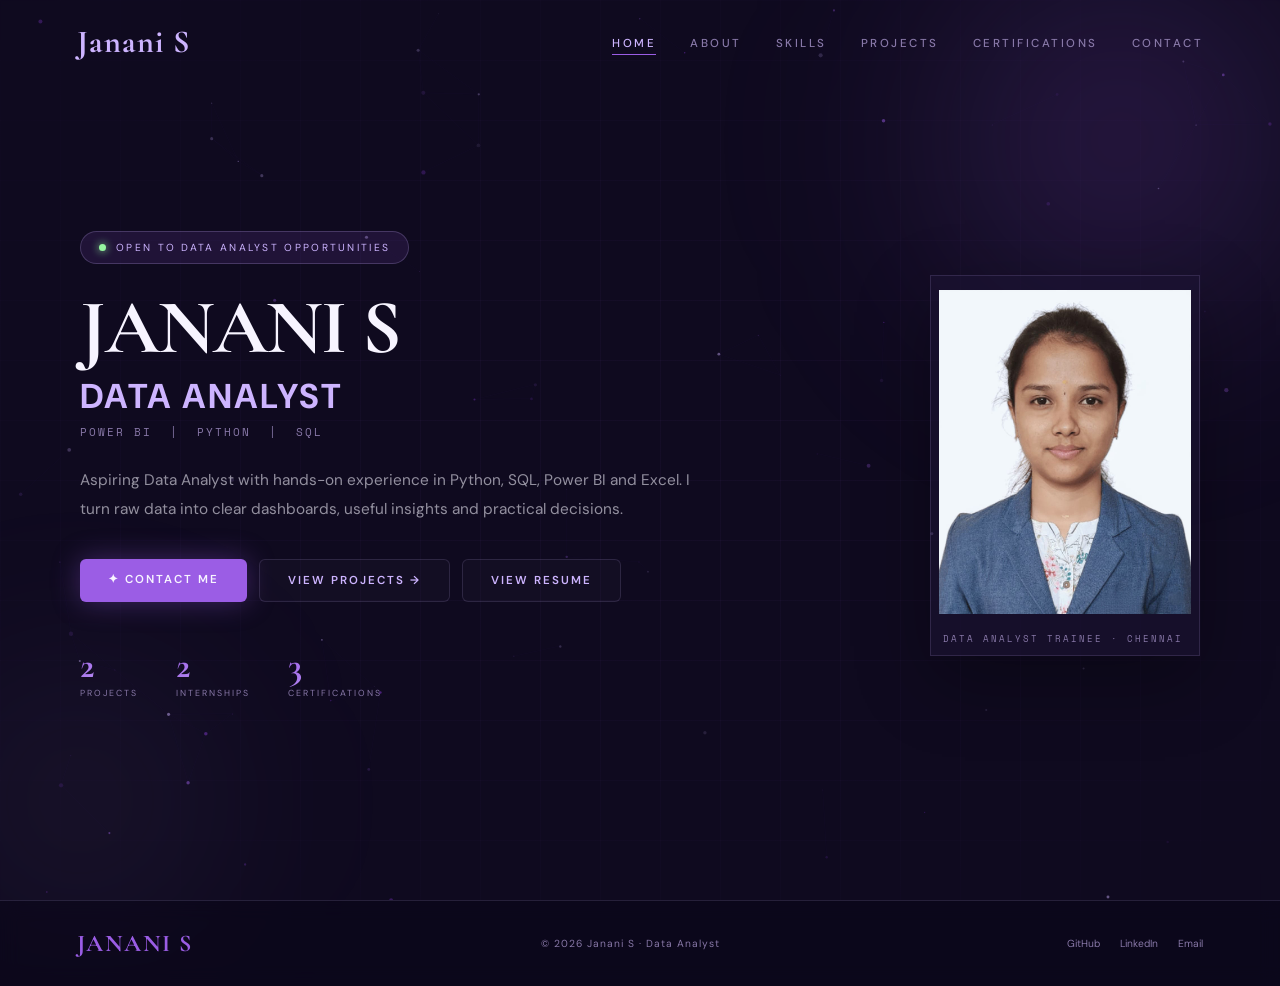
<file: index.html>
<!DOCTYPE html><html lang="en"><head><meta charset="UTF-8"><meta name="viewport" content="width=device-width,initial-scale=1.0"><title>Janani S — Data Analyst</title><link rel="preconnect" href="https://fonts.googleapis.com"><link href="https://fonts.googleapis.com/css2?family=Cormorant+Garamond:wght@300;400;600;700&family=DM+Sans:wght@300;400;500;600&family=Space+Mono:wght@400;700&display=swap" rel="stylesheet"><link rel="stylesheet" href="styles.css"></head><body><canvas id="bg-canvas"></canvas><div class="orb orb-1"></div><div class="orb orb-2"></div><div class="grid-bg"></div>
<nav id="navbar"><a href="./index.html" class="nav-logo">Janani S</a><ul class="nav-links" id="navLinks"><li><a href="./index.html" class="active">Home</a></li><li><a href="./about.html" >About</a></li><li><a href="./skills.html" >Skills</a></li><li><a href="./projects.html" >Projects</a></li><li><a href="./certifications.html" >Certifications</a></li><li><a href="./contact.html" >Contact</a></li></ul><button class="hamburger" id="hamburger" aria-label="Menu"><span></span><span></span><span></span></button></nav>
<section class="home"><div class="hero"><div><div class="badge reveal"><span class="live"></span>Open to Data Analyst Opportunities</div><h1 class="hero-name reveal delay1"><span class="name-line">JANANI S</span></h1><p class="hero-title reveal delay2"><strong>DATA ANALYST</strong><span class="hero-subskills">POWER BI &nbsp;|&nbsp; PYTHON &nbsp;|&nbsp; SQL</span></p><p class="hero-desc reveal delay3">Aspiring Data Analyst with hands-on experience in Python, SQL, Power BI and Excel. I turn raw data into clear dashboards, useful insights and practical decisions.</p><div class="hero-btns reveal delay3"><a class="btn btn-primary" href="https://mail.google.com/mail/?view=cm&fs=1&to=jananishalini62%40gmail.com" target="_blank">✦ Contact Me</a><a class="btn btn-outline" href="./projects.html">View Projects →</a><a class="btn btn-outline" href="Janani_Resume.pdf" target="_blank">View Resume</a></div><div class="stats reveal delay3"><div><div class="stat-num">2</div><div class="stat-label">Projects</div></div><div><div class="stat-num">2</div><div class="stat-label">Internships</div></div><div><div class="stat-num">3</div><div class="stat-label">Certifications</div></div></div></div><div class="portrait-card reveal delay2"><img src="Janani.jpg" alt="Janani S"><div class="portrait-label">Data Analyst Trainee · Chennai</div></div></div></section>
<footer><div class="footer-logo">JANANI S</div><p class="footer-copy">© 2026 Janani S · Data Analyst</p><div class="footer-links"><a href="https://github.com/Janani11-23" target="_blank">GitHub</a><a href="https://www.linkedin.com/in/jananiat23" target="_blank">LinkedIn</a><a href="https://mail.google.com/mail/?view=cm&fs=1&to=jananishalini62%40gmail.com" target="_blank">Email</a></div></footer><script src="script.js"></script></body></html>
</file>
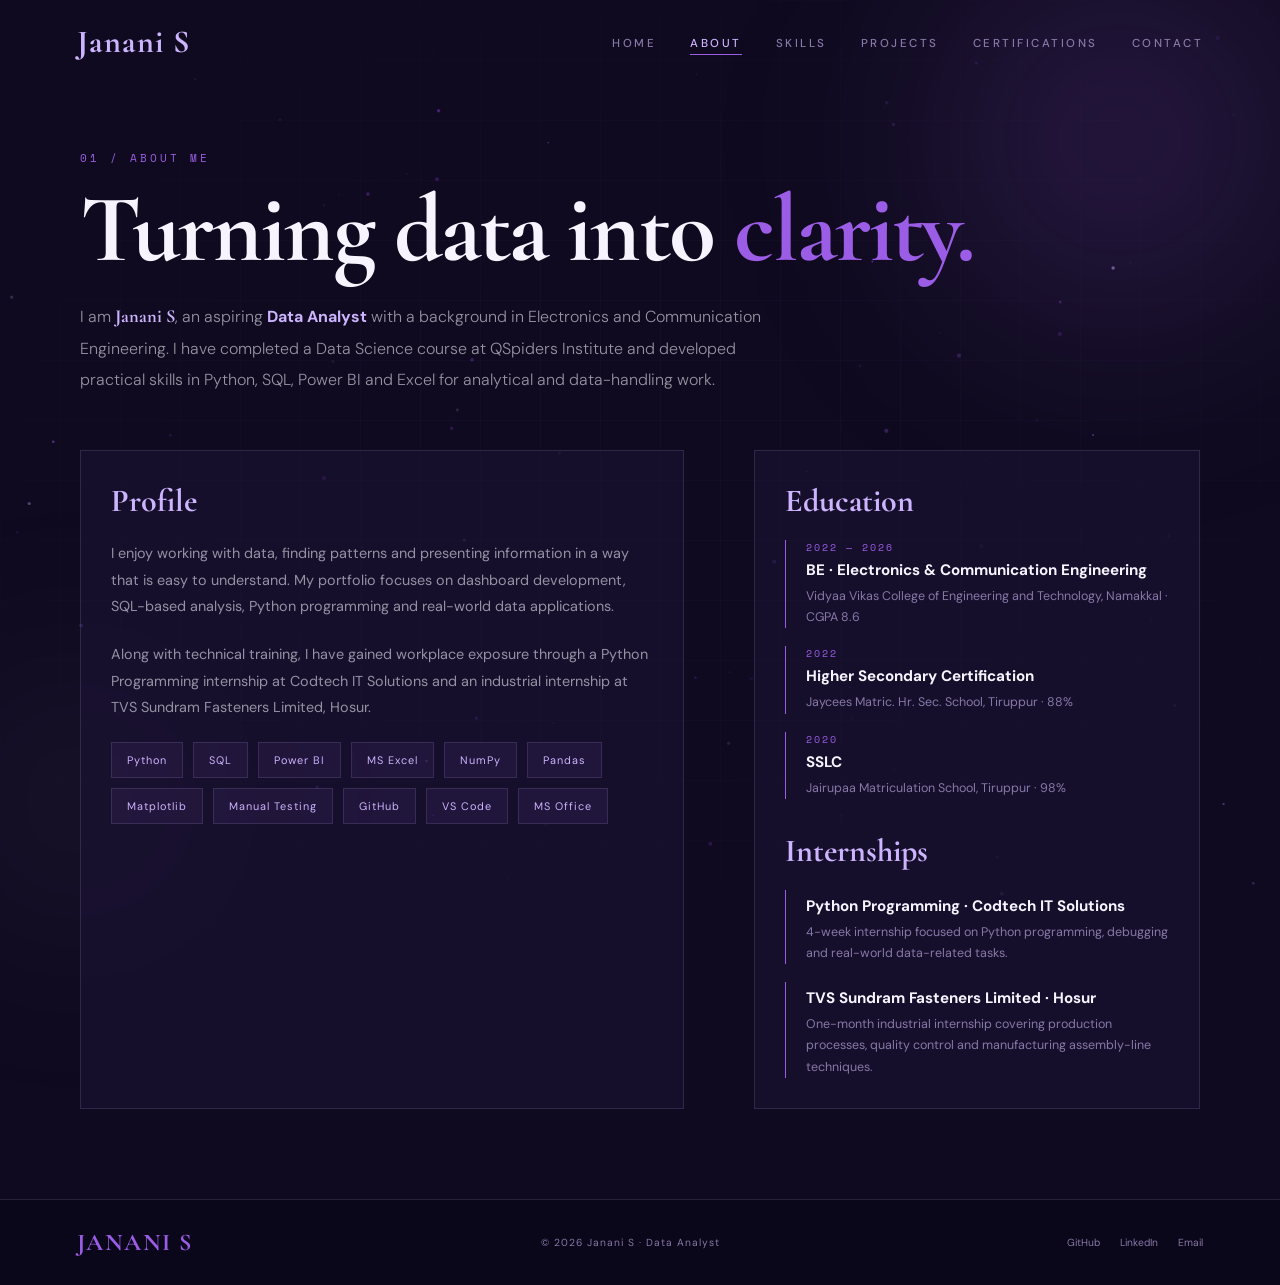
<file: about.html>
<!DOCTYPE html><html lang="en"><head><meta charset="UTF-8"><meta name="viewport" content="width=device-width,initial-scale=1.0"><title>About — Janani S</title><link rel="preconnect" href="https://fonts.googleapis.com"><link href="https://fonts.googleapis.com/css2?family=Cormorant+Garamond:wght@300;400;600;700&family=DM+Sans:wght@300;400;500;600&family=Space+Mono:wght@400;700&display=swap" rel="stylesheet"><link rel="stylesheet" href="styles.css"></head><body><canvas id="bg-canvas"></canvas><div class="orb orb-1"></div><div class="orb orb-2"></div><div class="grid-bg"></div><nav id="navbar"><a href="./index.html" class="nav-logo">Janani S</a><ul class="nav-links" id="navLinks"><li><a href="./index.html" >Home</a></li><li><a href="./about.html" class="active">About</a></li><li><a href="./skills.html" >Skills</a></li><li><a href="./projects.html" >Projects</a></li><li><a href="./certifications.html" >Certifications</a></li><li><a href="./contact.html" >Contact</a></li></ul><button class="hamburger" id="hamburger" aria-label="Menu"><span></span><span></span><span></span></button></nav>
<main class="page"><div class="page-wrap"><div class="eyebrow reveal">01 / About Me</div><h1 class="page-title reveal delay1">Turning data into <span>clarity.</span></h1><p class="lead reveal delay2">I am <span class="about-name">Janani S</span>, an aspiring <span class="about-role">Data Analyst</span> with a background in Electronics and Communication Engineering. I have completed a Data Science course at QSpiders Institute and developed practical skills in Python, SQL, Power BI and Excel for analytical and data-handling work.</p><div class="two-col"><div class="section-card reveal"><h2>Profile</h2><p>I enjoy working with data, finding patterns and presenting information in a way that is easy to understand. My portfolio focuses on dashboard development, SQL-based analysis, Python programming and real-world data applications.</p><br><p>Along with technical training, I have gained workplace exposure through a Python Programming internship at Codtech IT Solutions and an industrial internship at TVS Sundram Fasteners Limited, Hosur.</p><br><div class="skill-grid"><span class="skill">Python</span><span class="skill">SQL</span><span class="skill">Power BI</span><span class="skill">MS Excel</span><span class="skill">NumPy</span><span class="skill">Pandas</span><span class="skill">Matplotlib</span><span class="skill">Manual Testing</span><span class="skill">GitHub</span><span class="skill">VS Code</span><span class="skill">MS Office</span></div></div><div class="section-card reveal delay1"><h2>Education</h2><div class="timeline"><div class="timeline-item"><div class="year">2022 — 2026</div><h3>BE · Electronics & Communication Engineering</h3><p>Vidyaa Vikas College of Engineering and Technology, Namakkal · CGPA 8.6</p></div><div class="timeline-item"><div class="year">2022</div><h3>Higher Secondary Certification</h3><p>Jaycees Matric. Hr. Sec. School, Tiruppur · 88%</p></div><div class="timeline-item"><div class="year">2020</div><h3>SSLC</h3><p>Jairupaa Matriculation School, Tiruppur · 98%</p></div></div><h2 style="margin-top:32px">Internships</h2><div class="timeline"><div class="timeline-item"><h3>Python Programming · Codtech IT Solutions</h3><p>4-week internship focused on Python programming, debugging and real-world data-related tasks.</p></div><div class="timeline-item"><h3>TVS Sundram Fasteners Limited · Hosur</h3><p>One-month industrial internship covering production processes, quality control and manufacturing assembly-line techniques.</p></div></div></div></div></div></main><footer><div class="footer-logo">JANANI S</div><p class="footer-copy">© 2026 Janani S · Data Analyst</p><div class="footer-links"><a href="https://github.com/Janani11-23" target="_blank">GitHub</a><a href="https://www.linkedin.com/in/jananiat23" target="_blank">LinkedIn</a><a href="https://mail.google.com/mail/?view=cm&fs=1&to=jananishalini62%40gmail.com" target="_blank">Email</a></div></footer><script src="script.js"></script></body></html>
</file>
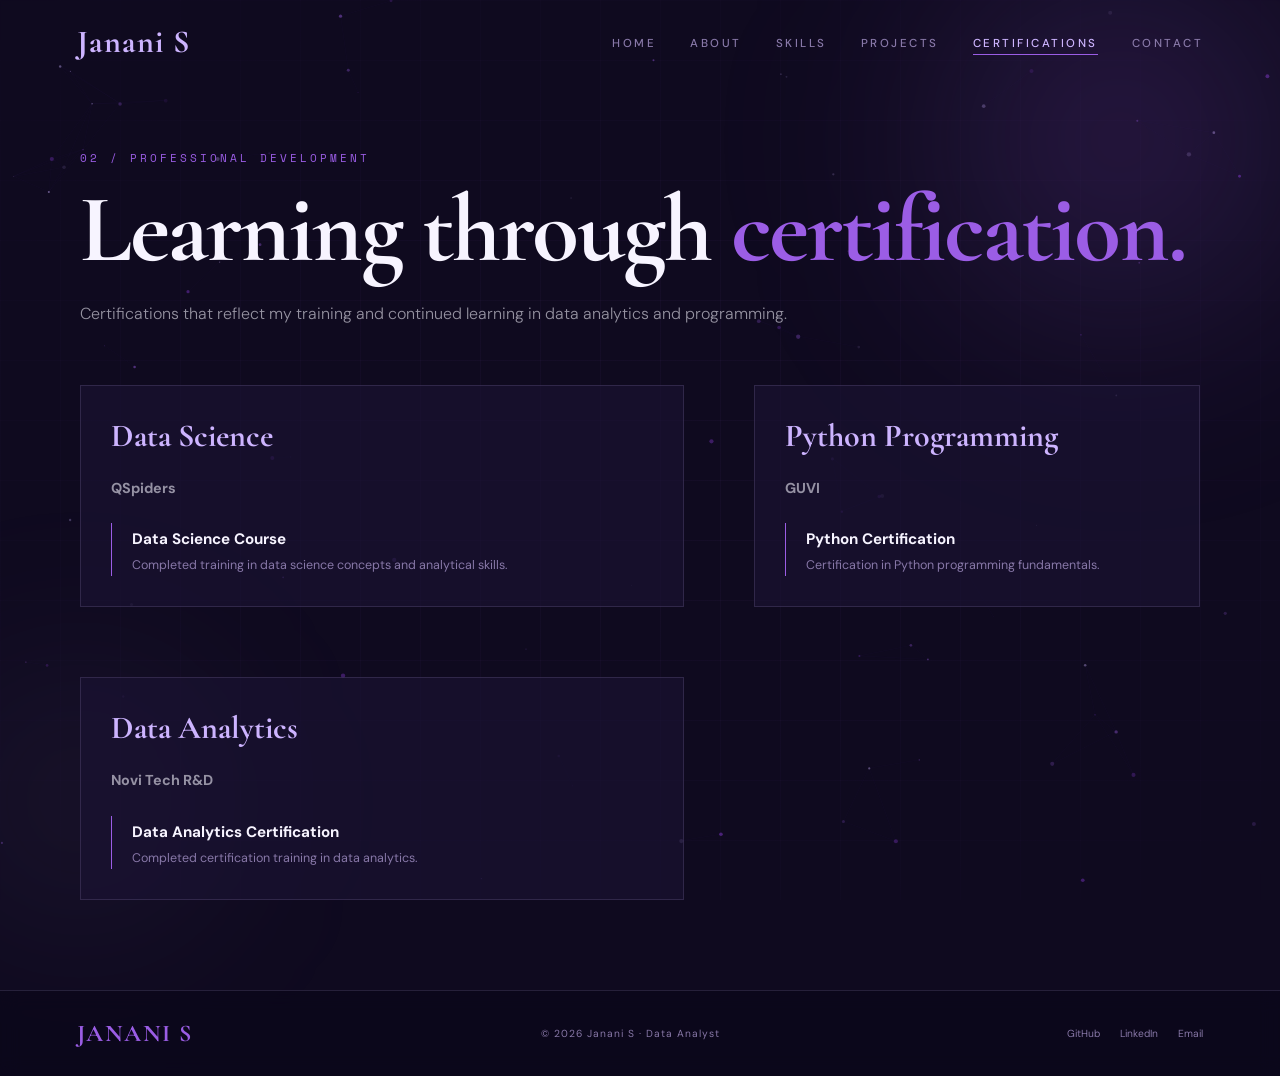
<file: certifications.html>
<!DOCTYPE html><html lang="en"><head><meta charset="UTF-8"><meta name="viewport" content="width=device-width,initial-scale=1.0"><title>Certifications — Janani S</title><link rel="preconnect" href="https://fonts.googleapis.com"><link href="https://fonts.googleapis.com/css2?family=Cormorant+Garamond:wght@300;400;600;700&family=DM+Sans:wght@300;400;500;600;700&family=Space+Mono:wght@400;700&display=swap" rel="stylesheet"><link rel="stylesheet" href="styles.css"></head><body><canvas id="bg-canvas"></canvas><div class="orb orb-1"></div><div class="orb orb-2"></div><div class="grid-bg"></div><nav id="navbar"><a href="./index.html" class="nav-logo">Janani S</a><ul class="nav-links" id="navLinks"><li><a href="./index.html" >Home</a></li><li><a href="./about.html" >About</a></li><li><a href="./skills.html" >Skills</a></li><li><a href="./projects.html" >Projects</a></li><li><a href="./certifications.html" class="active">Certifications</a></li><li><a href="./contact.html" >Contact</a></li></ul><button class="hamburger" id="hamburger" aria-label="Menu"><span></span><span></span><span></span></button></nav><main class="page"><div class="page-wrap"><div class="eyebrow reveal">02 / Professional Development</div><h1 class="page-title reveal delay1">Learning through <span>certification.</span></h1><p class="lead reveal delay2">Certifications that reflect my training and continued learning in data analytics and programming.</p><div class="two-col"><div class="section-card reveal"><h2>Data Science</h2><p><strong>QSpiders</strong></p><div class="timeline" style="margin-top:22px"><div class="timeline-item"><h3>Data Science Course</h3><p>Completed training in data science concepts and analytical skills.</p></div></div></div><div class="section-card reveal delay1"><h2>Python Programming</h2><p><strong>GUVI</strong></p><div class="timeline" style="margin-top:22px"><div class="timeline-item"><h3>Python Certification</h3><p>Certification in Python programming fundamentals.</p></div></div></div><div class="section-card reveal delay1"><h2>Data Analytics</h2><p><strong>Novi Tech R&amp;D</strong></p><div class="timeline" style="margin-top:22px"><div class="timeline-item"><h3>Data Analytics Certification</h3><p>Completed certification training in data analytics.</p></div></div></div></div></div></main><footer><div class="footer-logo">JANANI S</div><p class="footer-copy">© 2026 Janani S · Data Analyst</p><div class="footer-links"><a href="https://github.com/Janani11-23" target="_blank">GitHub</a><a href="https://www.linkedin.com/in/jananiat23" target="_blank">LinkedIn</a><a href="https://mail.google.com/mail/?view=cm&fs=1&to=jananishalini62%40gmail.com" target="_blank">Email</a></div></footer><script src="script.js"></script></body></html>
</file>
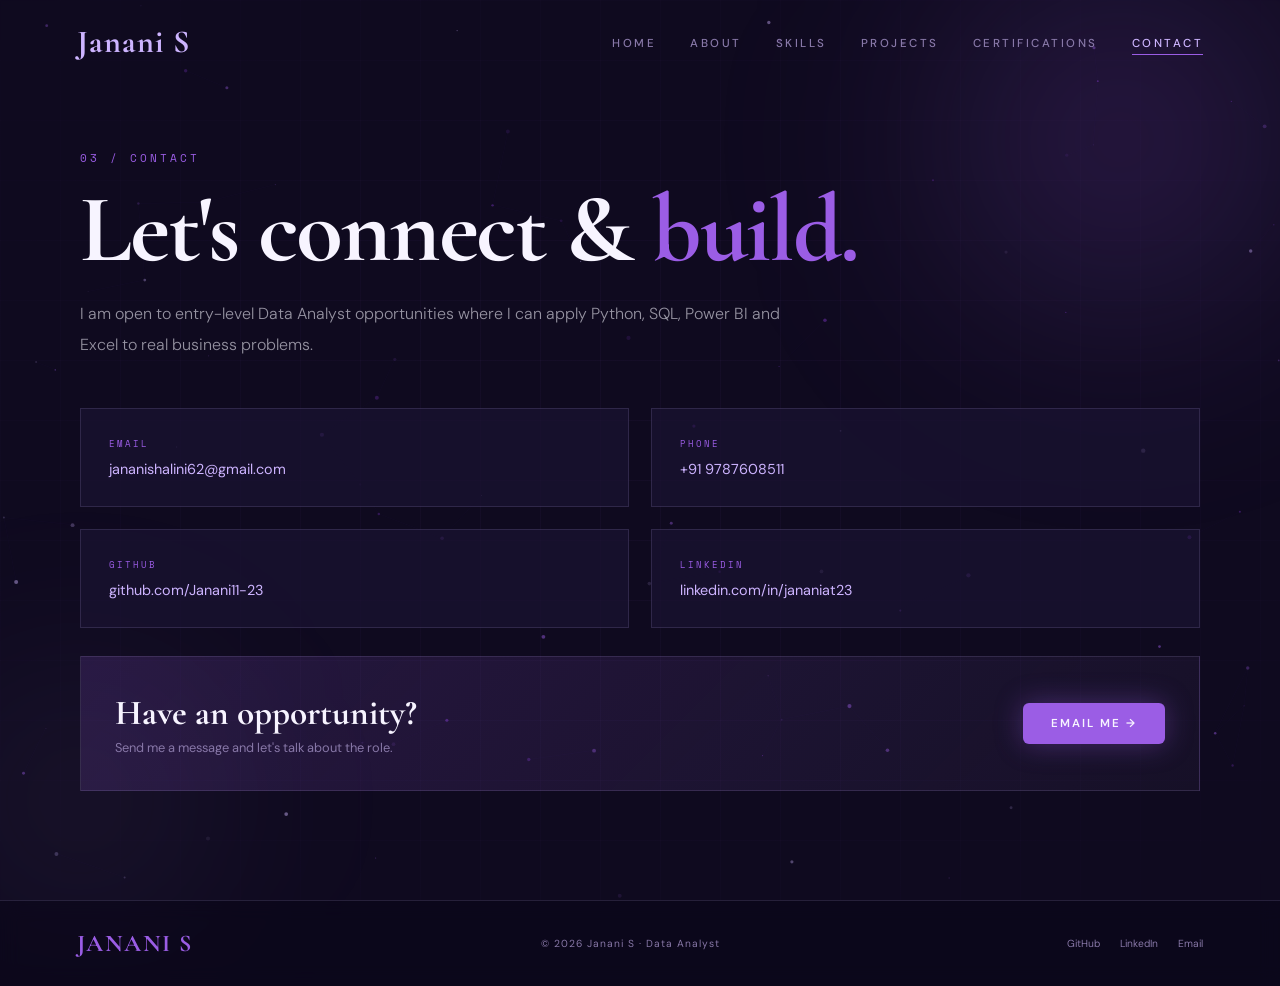
<file: contact.html>
<!DOCTYPE html><html lang="en"><head><meta charset="UTF-8"><meta name="viewport" content="width=device-width,initial-scale=1.0"><title>Contact — Janani S</title><link rel="preconnect" href="https://fonts.googleapis.com"><link href="https://fonts.googleapis.com/css2?family=Cormorant+Garamond:wght@300;400;600;700&family=DM+Sans:wght@300;400;500;600&family=Space+Mono:wght@400;700&display=swap" rel="stylesheet"><link rel="stylesheet" href="styles.css"></head><body><canvas id="bg-canvas"></canvas><div class="orb orb-1"></div><div class="orb orb-2"></div><div class="grid-bg"></div><nav id="navbar"><a href="./index.html" class="nav-logo">Janani S</a><ul class="nav-links" id="navLinks"><li><a href="./index.html" >Home</a></li><li><a href="./about.html" >About</a></li><li><a href="./skills.html" >Skills</a></li><li><a href="./projects.html" >Projects</a></li><li><a href="./certifications.html" >Certifications</a></li><li><a href="./contact.html" class="active">Contact</a></li></ul><button class="hamburger" id="hamburger" aria-label="Menu"><span></span><span></span><span></span></button></nav>
<main class="page"><div class="page-wrap"><div class="eyebrow reveal">03 / Contact</div><h1 class="page-title reveal delay1">Let's connect & <span>build.</span></h1><p class="lead reveal delay2">I am open to entry-level Data Analyst opportunities where I can apply Python, SQL, Power BI and Excel to real business problems.</p><div class="contact-grid"><div class="contact-card reveal"><div class="label">Email</div><a href="https://mail.google.com/mail/?view=cm&fs=1&to=jananishalini62%40gmail.com" target="_blank">jananishalini62@gmail.com</a></div><div class="contact-card reveal delay1"><div class="label">Phone</div><a href="tel:+919787608511">+91 9787608511</a></div><div class="contact-card reveal delay2"><div class="label">GitHub</div><a href="https://github.com/Janani11-23" target="_blank">github.com/Janani11-23</a></div><div class="contact-card reveal delay3"><div class="label">LinkedIn</div><a href="https://www.linkedin.com/in/jananiat23" target="_blank">linkedin.com/in/jananiat23</a></div></div><div class="cta reveal delay3"><div><h2>Have an opportunity?</h2><p>Send me a message and let's talk about the role.</p></div><a class="btn btn-primary" href="https://mail.google.com/mail/?view=cm&fs=1&to=jananishalini62%40gmail.com&su=Data%20Analyst%20Opportunity" target="_blank">Email Me →</a></div></div></main><footer><div class="footer-logo">JANANI S</div><p class="footer-copy">© 2026 Janani S · Data Analyst</p><div class="footer-links"><a href="https://github.com/Janani11-23" target="_blank">GitHub</a><a href="https://www.linkedin.com/in/jananiat23" target="_blank">LinkedIn</a><a href="https://mail.google.com/mail/?view=cm&fs=1&to=jananishalini62%40gmail.com" target="_blank">Email</a></div></footer><script src="script.js"></script></body></html>
</file>
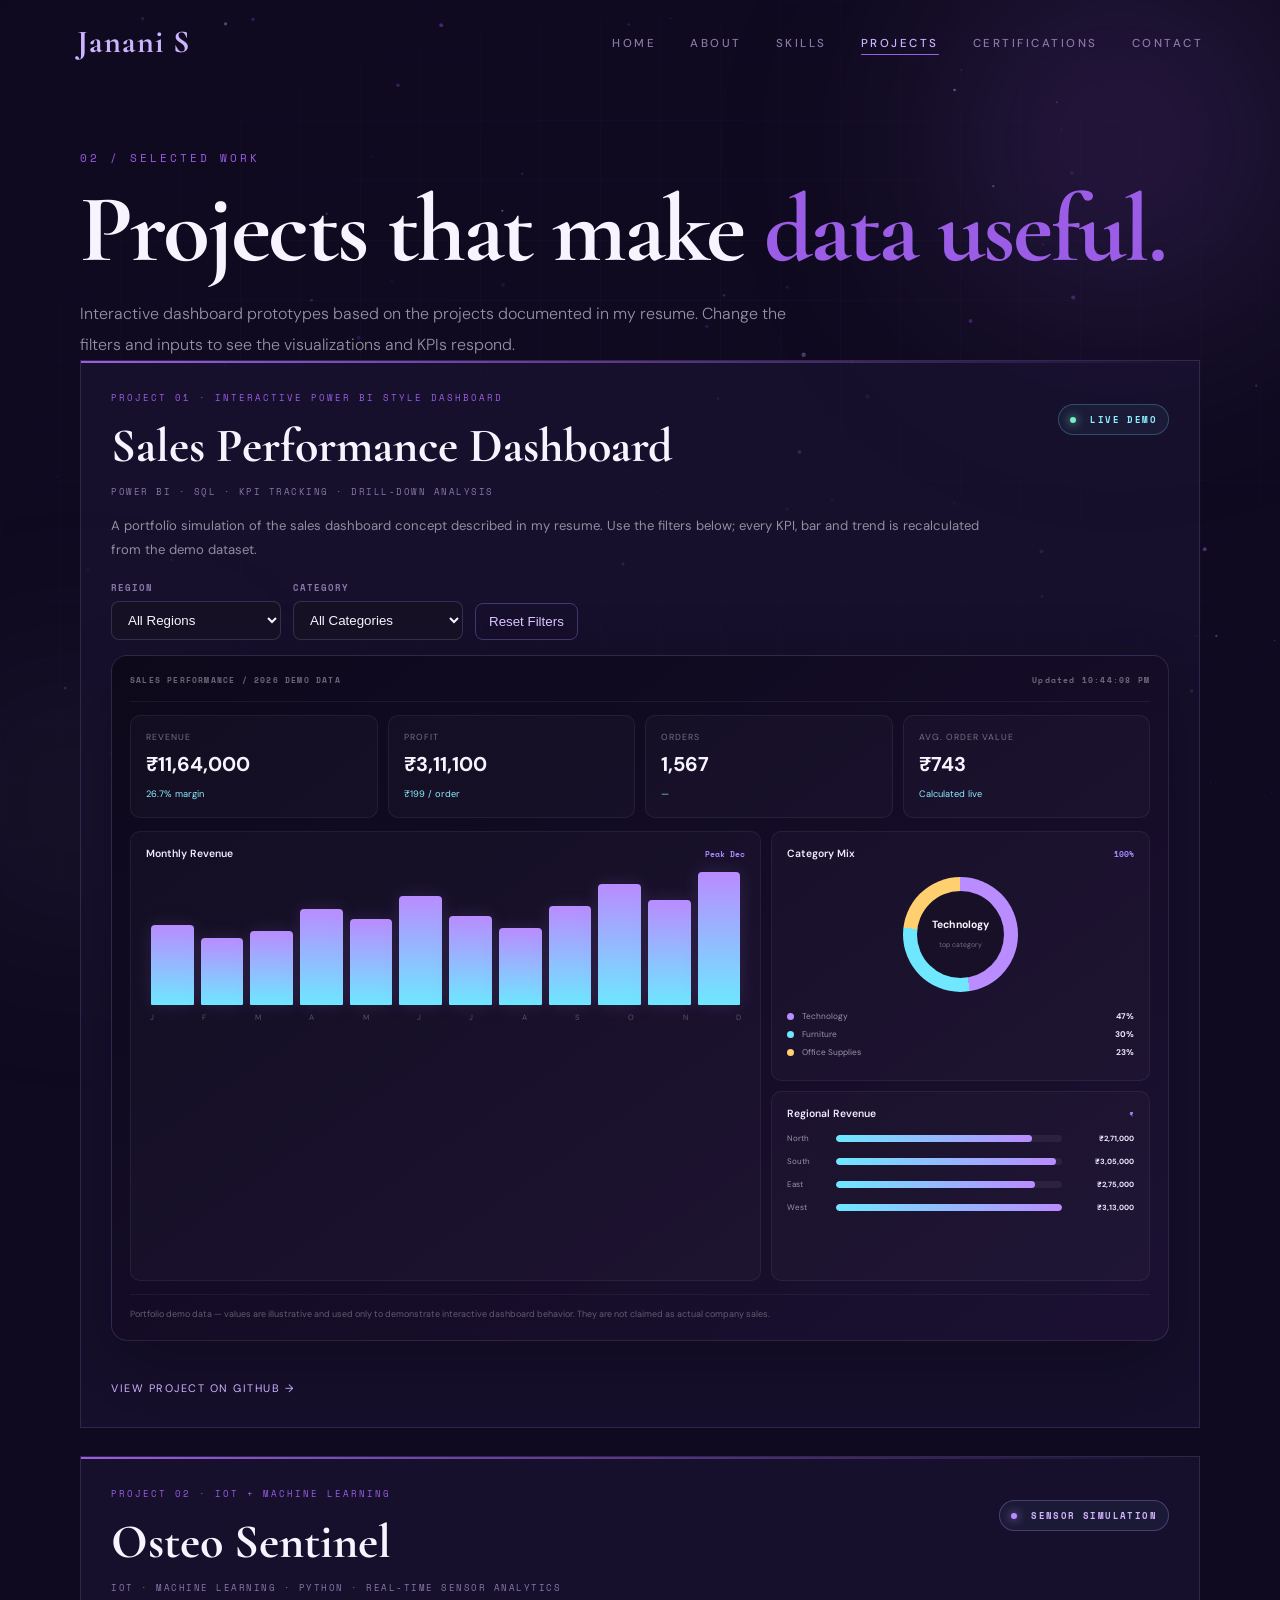
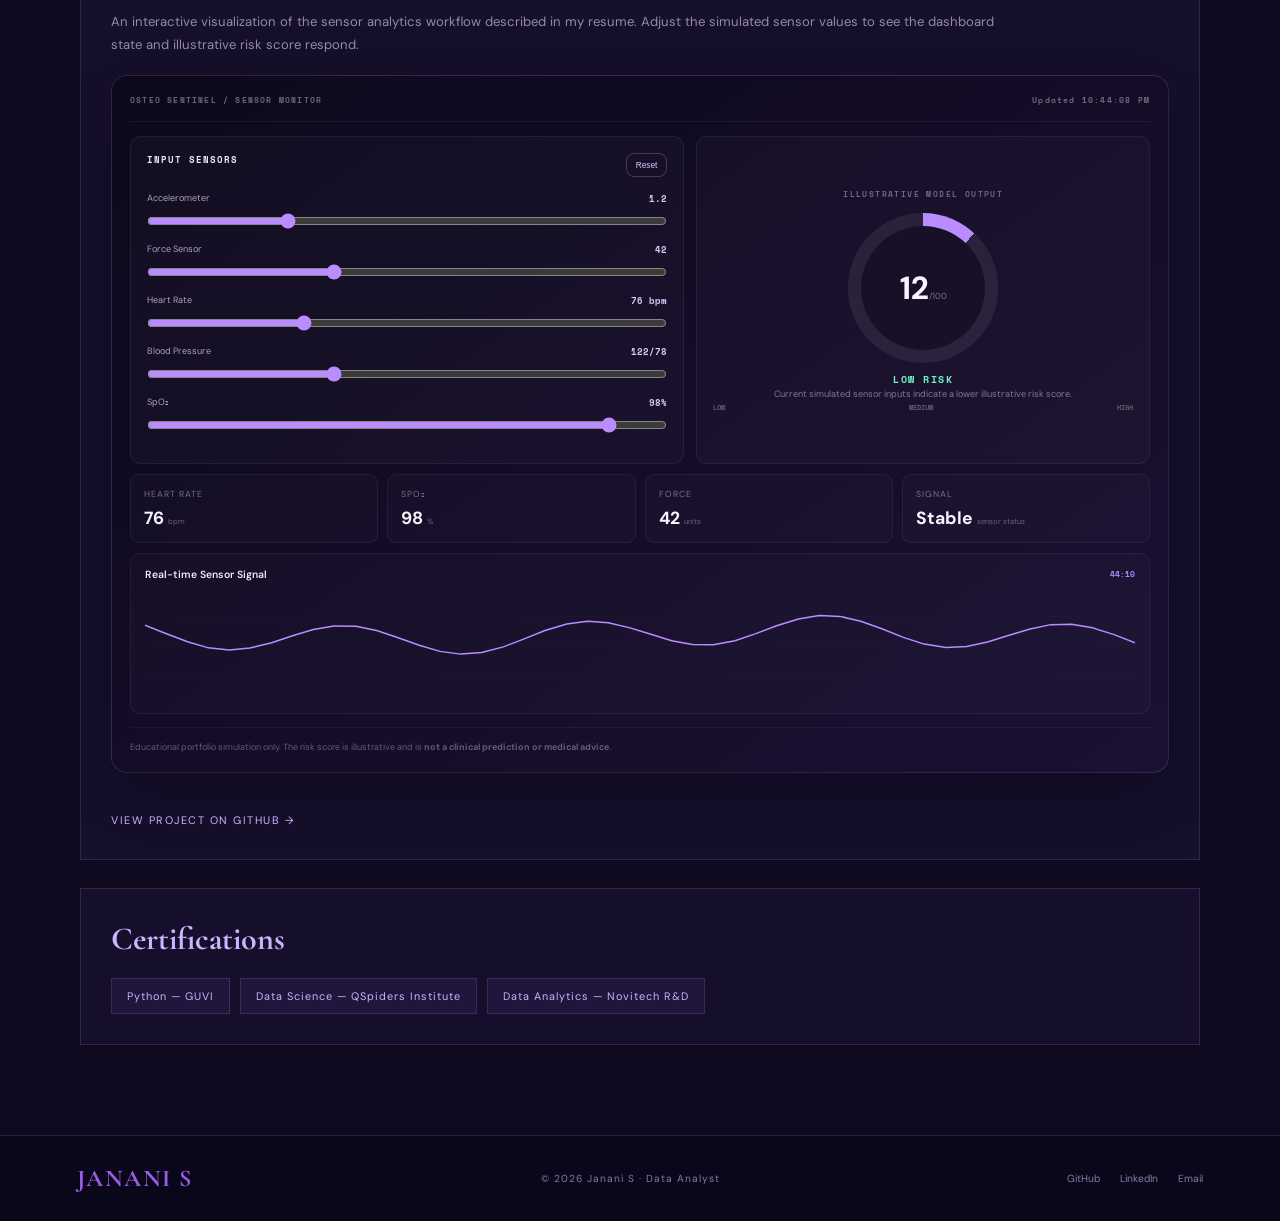
<file: projects.html>
<!DOCTYPE html>
<html lang="en">
<head>
<meta charset="UTF-8"><meta name="viewport" content="width=device-width,initial-scale=1.0">
<title>Projects — Janani S</title>
<link rel="preconnect" href="https://fonts.googleapis.com"><link href="https://fonts.googleapis.com/css2?family=Cormorant+Garamond:wght@300;400;600;700&family=DM+Sans:wght@300;400;500;600;700&family=Space+Mono:wght@400;700&display=swap" rel="stylesheet">
<link rel="stylesheet" href="styles.css">
</head>
<body>
<canvas id="bg-canvas"></canvas><div class="orb orb-1"></div><div class="orb orb-2"></div><div class="grid-bg"></div>
<nav id="navbar"><a href="./index.html" class="nav-logo">Janani S</a><ul class="nav-links" id="navLinks"><li><a href="./index.html" >Home</a></li><li><a href="./about.html" >About</a></li><li><a href="./skills.html" >Skills</a></li><li><a href="./projects.html" class="active">Projects</a></li><li><a href="./certifications.html" >Certifications</a></li><li><a href="./contact.html" >Contact</a></li></ul><button class="hamburger" id="hamburger" aria-label="Menu"><span></span><span></span><span></span></button></nav>

<main class="page"><div class="page-wrap">
<div class="eyebrow reveal">02 / Selected Work</div>
<h1 class="page-title reveal delay1">Projects that make <span>data useful.</span></h1>
<p class="lead reveal delay2">Interactive dashboard prototypes based on the projects documented in my resume. Change the filters and inputs to see the visualizations and KPIs respond.</p>

<section class="project project-featured interactive-project reveal">
  <div class="project-no">PROJECT 01 · INTERACTIVE POWER BI STYLE DASHBOARD</div>
  <div class="project-heading-row"><div><h2>Sales Performance Dashboard</h2><div class="tech">Power BI · SQL · KPI Tracking · Drill-down Analysis</div></div><span class="live-pill"><i></i> LIVE DEMO</span></div>
  <p class="project-intro">A portfolio simulation of the sales dashboard concept described in my resume. Use the filters below; every KPI, bar and trend is recalculated from the demo dataset.</p>
  <div class="dash-toolbar">
    <label>Region<select id="salesRegion"><option>All Regions</option><option>North</option><option>South</option><option>East</option><option>West</option></select></label>
    <label>Category<select id="salesCategory"><option>All Categories</option><option>Technology</option><option>Furniture</option><option>Office Supplies</option></select></label>
    <button class="dash-reset" id="salesReset">Reset Filters</button>
  </div>
  <div class="dashboard-shell sales-dash">
    <div class="dash-topline"><span>SALES PERFORMANCE / 2026 DEMO DATA</span><span id="salesUpdated">Updated just now</span></div>
    <div class="kpi-grid">
      <div class="kpi"><span>Revenue</span><strong id="salesRevenue">₹0</strong><small id="salesRevenueChange">—</small></div>
      <div class="kpi"><span>Profit</span><strong id="salesProfit">₹0</strong><small id="salesProfitChange">—</small></div>
      <div class="kpi"><span>Orders</span><strong id="salesOrders">0</strong><small id="salesOrdersChange">—</small></div>
      <div class="kpi"><span>Avg. Order Value</span><strong id="salesAov">₹0</strong><small>Calculated live</small></div>
    </div>
    <div class="dash-grid">
      <div class="chart-card wide"><div class="chart-title"><span>Monthly Revenue</span><b id="salesPeak">Peak —</b></div><div class="bar-chart" id="salesBars"></div><div class="axis-labels" id="salesMonths"></div></div>
      <div class="chart-card"><div class="chart-title"><span>Category Mix</span><b id="categoryTotal">100%</b></div><div class="donut-wrap"><div class="donut" id="categoryDonut"><div><strong id="donutValue">—</strong><small>top category</small></div></div></div><div class="legend" id="categoryLegend"></div></div>
      <div class="chart-card"><div class="chart-title"><span>Regional Revenue</span><b>₹</b></div><div class="h-bars" id="regionBars"></div></div>
    </div>
    <div class="demo-note">Portfolio demo data — values are illustrative and used only to demonstrate interactive dashboard behavior. They are not claimed as actual company sales.</div>
  </div>
  <a href="https://github.com/Janani11-23" target="_blank" rel="noopener">View project on GitHub →</a>
</section>

<section class="project project-featured interactive-project reveal delay1">
  <div class="project-no">PROJECT 02 · IOT + MACHINE LEARNING</div>
  <div class="project-heading-row"><div><h2>Osteo Sentinel</h2><div class="tech">IoT · Machine Learning · Python · Real-time Sensor Analytics</div></div><span class="live-pill sensor"><i></i> SENSOR SIMULATION</span></div>
  <p class="project-intro">An interactive visualization of the sensor analytics workflow described in my resume. Adjust the simulated sensor values to see the dashboard state and illustrative risk score respond.</p>
  <div class="dashboard-shell osteo-dash">
    <div class="dash-topline"><span>OSTEO SENTINEL / SENSOR MONITOR</span><span id="sensorUpdated">Live simulation</span></div>
    <div class="sensor-layout">
      <div class="sensor-controls">
        <div class="sensor-head"><span>INPUT SENSORS</span><button id="sensorReset">Reset</button></div>
        <label>Accelerometer <output id="accelOut">1.2</output><input id="accel" type="range" min="0.2" max="4" step="0.1" value="1.2"></label>
        <label>Force Sensor <output id="forceOut">42</output><input id="force" type="range" min="10" max="100" step="1" value="42"></label>
        <label>Heart Rate <output id="hrOut">76 bpm</output><input id="hr" type="range" min="45" max="150" step="1" value="76"></label>
        <label>Blood Pressure <output id="bpOut">122/78</output><input id="bp" type="range" min="90" max="180" step="1" value="122"></label>
        <label>SpO₂ <output id="spoOut">98%</output><input id="spo" type="range" min="80" max="100" step="1" value="98"></label>
      </div>
      <div class="risk-panel"><div class="risk-label">ILLUSTRATIVE MODEL OUTPUT</div><div class="risk-ring" id="riskRing"><div><strong id="riskScore">18</strong><span>/100</span></div></div><div class="risk-status" id="riskStatus">LOW RISK</div><p id="riskText">Current simulated sensor inputs indicate a lower illustrative risk score.</p><div class="risk-scale"><span>LOW</span><span>MEDIUM</span><span>HIGH</span></div></div>
    </div>
    <div class="sensor-cards"><div><span>Heart Rate</span><strong id="cardHr">76</strong><small>bpm</small></div><div><span>SpO₂</span><strong id="cardSpo">98</strong><small>%</small></div><div><span>Force</span><strong id="cardForce">42</strong><small>units</small></div><div><span>Signal</span><strong id="signalState">Stable</strong><small>sensor status</small></div></div>
    <div class="signal-chart"><div class="chart-title"><span>Real-time Sensor Signal</span><b id="signalTime">00:00</b></div><div class="signal-line" id="signalLine"></div></div>
    <div class="demo-note">Educational portfolio simulation only. The risk score is illustrative and is <strong>not a clinical prediction or medical advice</strong>.</div>
  </div>
  <a href="https://github.com/Janani11-23" target="_blank" rel="noopener">View project on GitHub →</a>
</section>

<div class="section-card reveal delay2" style="margin-top:22px"><h2>Certifications</h2><div class="skill-grid"><span class="skill">Python — GUVI</span><span class="skill">Data Science — QSpiders Institute</span><span class="skill">Data Analytics — Novitech R&amp;D</span></div></div>
</div></main>
<footer><div class="footer-logo">JANANI S</div><p class="footer-copy">© 2026 Janani S · Data Analyst</p><div class="footer-links"><a href="https://github.com/Janani11-23" target="_blank">GitHub</a><a href="https://www.linkedin.com/in/jananiat23" target="_blank">LinkedIn</a><a href="https://mail.google.com/mail/?view=cm&fs=1&to=jananishalini62%40gmail.com" target="_blank">Email</a></div></footer>
<script src="script.js"></script>
<script>
const salesData=[
{m:'Jan',r:'North',c:'Technology',rev:82000,profit:21000,orders:118},{m:'Feb',r:'South',c:'Furniture',rev:69000,profit:14500,orders:96},{m:'Mar',r:'East',c:'Office Supplies',rev:76000,profit:18400,orders:107},{m:'Apr',r:'West',c:'Technology',rev:98000,profit:27600,orders:132},
{m:'May',r:'North',c:'Furniture',rev:88000,profit:19600,orders:121},{m:'Jun',r:'South',c:'Technology',rev:112000,profit:33400,orders:148},{m:'Jul',r:'East',c:'Office Supplies',rev:91000,profit:22800,orders:125},{m:'Aug',r:'West',c:'Furniture',rev:79000,profit:16100,orders:111},
{m:'Sep',r:'North',c:'Office Supplies',rev:101000,profit:25800,orders:139},{m:'Oct',r:'South',c:'Technology',rev:124000,profit:39200,orders:156},{m:'Nov',r:'East',c:'Furniture',rev:108000,profit:28100,orders:143},{m:'Dec',r:'West',c:'Technology',rev:136000,profit:44600,orders:171}
];
const money=n=>'₹'+Math.round(n).toLocaleString('en-IN');
function renderSales(){const region=document.getElementById('salesRegion').value,cat=document.getElementById('salesCategory').value;let d=salesData.filter(x=>(region==='All Regions'||x.r===region)&&(cat==='All Categories'||x.c===cat));let rev=d.reduce((a,x)=>a+x.rev,0),profit=d.reduce((a,x)=>a+x.profit,0),orders=d.reduce((a,x)=>a+x.orders,0);document.getElementById('salesRevenue').textContent=money(rev);document.getElementById('salesProfit').textContent=money(profit);document.getElementById('salesOrders').textContent=orders.toLocaleString('en-IN');document.getElementById('salesAov').textContent=money(orders?rev/orders:0);document.getElementById('salesRevenueChange').textContent=profit?((profit/rev)*100).toFixed(1)+'% margin':'—';document.getElementById('salesProfitChange').textContent=orders?money(profit/orders)+' / order':'—';
let byMonth=Array.from({length:12},(_,i)=>({m:salesData[i].m,v:0}));d.forEach(x=>byMonth[salesData.findIndex(y=>y.m===x.m)].v+=x.rev);let max=Math.max(...byMonth.map(x=>x.v),1),peak=byMonth.reduce((a,b)=>b.v>a.v?b:a,byMonth[0]);document.getElementById('salesPeak').textContent=peak.v?`Peak ${peak.m}`:'Peak —';document.getElementById('salesBars').innerHTML=byMonth.map(x=>`<div class="bar-col"><div class="bar" style="height:${Math.max(4,x.v/max*100)}%" title="${x.m}: ${money(x.v)}"></div></div>`).join('');document.getElementById('salesMonths').innerHTML=byMonth.map(x=>`<span>${x.m[0]}</span>`).join('');
let cats=['Technology','Furniture','Office Supplies'].map(c=>({c,v:d.filter(x=>x.c===c).reduce((a,x)=>a+x.rev,0)}));let total=cats.reduce((a,x)=>a+x.v,0)||1,top=cats.reduce((a,b)=>b.v>a.v?b:a,cats[0]);document.getElementById('donutValue').textContent=top.v?top.c.split(' ')[0]:'—';document.getElementById('categoryLegend').innerHTML=cats.map(x=>`<div><i class="dot"></i><span>${x.c}</span><b>${Math.round(x.v/total*100)}%</b></div>`).join('');let p=cats.map(x=>x.v/total*100);document.getElementById('categoryDonut').style.background=`conic-gradient(#b98cff 0 ${p[0]}%, #6ee7ff ${p[0]}% ${p[0]+p[1]}%, #ffcf70 ${p[0]+p[1]}% 100%)`;
let regs=['North','South','East','West'].map(r=>({r,v:d.filter(x=>x.r===r).reduce((a,x)=>a+x.rev,0)})),rmax=Math.max(...regs.map(x=>x.v),1);document.getElementById('regionBars').innerHTML=regs.map(x=>`<div class="hbar-row"><span>${x.r}</span><div><i style="width:${x.v/rmax*100}%"></i></div><b>${x.v?money(x.v).replace('₹','₹'): '—'}</b></div>`).join('');document.getElementById('salesUpdated').textContent='Updated '+new Date().toLocaleTimeString([], {hour:'2-digit',minute:'2-digit',second:'2-digit'});}
['salesRegion','salesCategory'].forEach(id=>document.getElementById(id).addEventListener('change',renderSales));document.getElementById('salesReset').onclick=()=>{document.getElementById('salesRegion').value='All Regions';document.getElementById('salesCategory').value='All Categories';renderSales()};renderSales();
const defaults={accel:1.2,force:42,hr:76,bp:122,spo:98};function riskCalc(){let a=+accel.value,f=+force.value,h=+hr.value,b=+bp.value,s=+spo.value;let score=12+(a>2.3?(a-2.3)*16:0)+(f<30?(30-f)*.35:0)+(h<55||h>105?Math.min(Math.abs(h-80)*.12,8):0)+(b>145?(b-145)*.12:0)+(s<95?(95-s)*2.2:0);score=Math.max(4,Math.min(94,Math.round(score)));let status=score<35?'LOW RISK':score<65?'MEDIUM RISK':'HIGH RISK';let cls=score<35?'low':score<65?'medium':'high';document.getElementById('riskScore').textContent=score;document.getElementById('riskStatus').textContent=status;document.getElementById('riskStatus').className='risk-status '+cls;document.getElementById('riskRing').style.setProperty('--risk',score*3.6+'deg');document.getElementById('riskText').textContent=score<35?'Current simulated sensor inputs indicate a lower illustrative risk score.':score<65?'Current simulated inputs move the illustrative score into the medium band.':'Current simulated inputs move the illustrative score into the higher illustrative band.';accelOut.textContent=a.toFixed(1);forceOut.textContent=f;hrOut.textContent=h+' bpm';bpOut.textContent=b+'/78';spoOut.textContent=s+'%';cardHr.textContent=h;cardSpo.textContent=s;cardForce.textContent=f;signalState.textContent=(s>=95&&h>=55&&h<=105)?'Stable':'Review';document.getElementById('sensorUpdated').textContent='Updated '+new Date().toLocaleTimeString([], {hour:'2-digit',minute:'2-digit',second:'2-digit'});}
const accel=document.getElementById('accel'),force=document.getElementById('force'),hr=document.getElementById('hr'),bp=document.getElementById('bp'),spo=document.getElementById('spo'),accelOut=document.getElementById('accelOut'),forceOut=document.getElementById('forceOut'),hrOut=document.getElementById('hrOut'),bpOut=document.getElementById('bpOut'),spoOut=document.getElementById('spoOut'),cardHr=document.getElementById('cardHr'),cardSpo=document.getElementById('cardSpo'),cardForce=document.getElementById('cardForce'),signalState=document.getElementById('signalState');[accel,force,hr,bp,spo].forEach(x=>x.addEventListener('input',riskCalc));document.getElementById('sensorReset').onclick=()=>{Object.entries(defaults).forEach(([k,v])=>document.getElementById(k).value=v);riskCalc()};
let phase=0;function drawSignal(){phase+=.16;let pts=[];for(let i=0;i<48;i++){let y=42+Math.sin(i*.55+phase)*13+Math.sin(i*.17+phase)*5+(+hr.value-80)*.05;pts.push(`${(i/47*100).toFixed(1)},${Math.max(5,Math.min(95,y)).toFixed(1)}`)}document.getElementById('signalLine').innerHTML=`<svg viewBox="0 0 100 100" preserveAspectRatio="none"><polyline points="${pts.join(' ')}" fill="none" stroke="#b98cff" stroke-width="1.5" vector-effect="non-scaling-stroke"/></svg>`;document.getElementById('signalTime').textContent=new Date().toLocaleTimeString([], {minute:'2-digit',second:'2-digit'});requestAnimationFrame(drawSignal)}riskCalc();drawSignal();
</script>
</body></html>
</file>
<file: styles.css>
:root{--bg:#0F0A1F;--bg-deep:#0A0618;--card:#1B1333;--card-alt:#211740;--primary:#9B5DE5;--primary-dim:rgba(155,93,229,.18);--highlight:#CDB4FF;--text:#F7F4FF;--muted:#8878A8;--border:rgba(205,180,255,.14);--border-h:rgba(155,93,229,.4);--glow-sm:0 0 18px rgba(155,93,229,.35)}
*,*::before,*::after{margin:0;padding:0;box-sizing:border-box}html{scroll-behavior:smooth}body{background:var(--bg);color:var(--text);font-family:'DM Sans',sans-serif;overflow-x:hidden}a{color:inherit}#bg-canvas{position:fixed;inset:0;z-index:0;pointer-events:none}::-webkit-scrollbar{width:3px}::-webkit-scrollbar-track{background:var(--bg-deep)}::-webkit-scrollbar-thumb{background:var(--primary);border-radius:2px}
nav{position:fixed;top:0;width:100%;z-index:500;padding:22px 6%;display:flex;justify-content:space-between;align-items:center;transition:.4s}nav.scrolled{background:rgba(10,6,24,.93);backdrop-filter:blur(20px);padding:14px 6%;border-bottom:1px solid var(--border)}.nav-logo{font-family:'Cormorant Garamond',serif;font-size:1.7rem;font-weight:700;color:var(--highlight);letter-spacing:2px;text-decoration:none}.nav-logo .dot{color:var(--primary)}.nav-links{display:flex;gap:34px;list-style:none}.nav-links a{color:var(--muted);text-decoration:none;font-size:.72rem;font-weight:500;letter-spacing:2.5px;text-transform:uppercase;position:relative;transition:.3s}.nav-links a:after{content:'';position:absolute;bottom:-4px;left:0;width:0;height:1px;background:var(--primary);transition:.3s}.nav-links a:hover,.nav-links a.active{color:var(--highlight)}.nav-links a:hover:after,.nav-links a.active:after{width:100%}.hamburger{display:none;flex-direction:column;gap:5px;cursor:pointer;background:none;border:0;padding:4px}.hamburger span{width:24px;height:2px;background:var(--primary);transition:.3s;display:block}.hamburger.open span:nth-child(1){transform:translateY(7px) rotate(45deg)}.hamburger.open span:nth-child(2){opacity:0}.hamburger.open span:nth-child(3){transform:translateY(-7px) rotate(-45deg)}
.page{position:relative;z-index:1;min-height:100vh;padding:150px 6% 90px}.orb{position:fixed;border-radius:50%;filter:blur(100px);pointer-events:none;z-index:0}.orb-1{width:520px;height:520px;background:radial-gradient(circle,rgba(155,93,229,.25),transparent 70%);top:-120px;right:-100px}.orb-2{width:360px;height:360px;background:radial-gradient(circle,rgba(205,180,255,.11),transparent 70%);bottom:-80px;left:-100px}.grid-bg{position:fixed;inset:0;background-image:linear-gradient(rgba(155,93,229,.045) 1px,transparent 1px),linear-gradient(90deg,rgba(155,93,229,.045) 1px,transparent 1px);background-size:60px 60px;mask-image:radial-gradient(ellipse 75% 75% at 50% 50%,black 20%,transparent 100%);pointer-events:none;z-index:0}
.page-wrap{max-width:1120px;margin:auto}.eyebrow{font-family:'Space Mono',monospace;color:var(--primary);font-size:.68rem;letter-spacing:3px;text-transform:uppercase;margin-bottom:18px}.page-title{font-family:'Cormorant Garamond',serif;font-size:clamp(3.2rem,7vw,6rem);line-height:.95;letter-spacing:-2px;margin-bottom:24px}.page-title span{color:var(--primary)}.lead{max-width:720px;color:rgba(247,244,255,.58);line-height:1.9;font-weight:300}.reveal{animation:fadeUp .8s ease both}.delay1{animation-delay:.12s}.delay2{animation-delay:.24s}.delay3{animation-delay:.36s}@keyframes fadeUp{from{opacity:0;transform:translateY(26px)}to{opacity:1;transform:translateY(0)}}
.btn{display:inline-block;padding:13px 28px;border-radius:6px;text-decoration:none;font-size:.72rem;font-weight:600;letter-spacing:2px;text-transform:uppercase;transition:.3s}.btn-primary{background:var(--primary);box-shadow:0 0 28px rgba(155,93,229,.35)}.btn-primary:hover{transform:translateY(-3px);box-shadow:0 15px 40px rgba(155,93,229,.5)}.btn-outline{border:1px solid var(--border);color:var(--highlight);background:rgba(255,255,255,.02)}.btn-outline:hover{border-color:var(--primary);background:var(--primary-dim);transform:translateY(-3px)}
footer{padding:28px 6%;border-top:1px solid var(--border);display:flex;justify-content:space-between;align-items:center;flex-wrap:wrap;gap:14px;position:relative;z-index:1;background:rgba(10,6,24,.55);backdrop-filter:blur(10px)}.footer-logo{font-family:'Cormorant Garamond',serif;font-size:1.2rem;font-weight:700;color:var(--primary)}.footer-copy{font-size:.64rem;color:var(--muted);letter-spacing:1px}.footer-links{display:flex;gap:20px}.footer-links a{color:var(--muted);text-decoration:none;font-size:.64rem}.footer-links a:hover{color:var(--highlight)}
.home{min-height:100vh;display:flex;align-items:center;padding:130px 6% 100px;position:relative;overflow:hidden;z-index:1}.hero{max-width:1120px;width:100%;margin:auto;display:grid;grid-template-columns:1fr 380px;gap:60px;align-items:center}.badge{display:inline-flex;align-items:center;gap:10px;background:rgba(155,93,229,.12);border:1px solid rgba(205,180,255,.22);padding:9px 18px;border-radius:100px;font-size:.64rem;letter-spacing:2.3px;text-transform:uppercase;color:var(--highlight);margin-bottom:28px}.live{width:7px;height:7px;background:#96F7A0;border-radius:50%;box-shadow:0 0 8px #96F7A0}.hero-name{font-family:'Cormorant Garamond',serif;font-size:clamp(3.8rem,8vw,7rem);font-weight:700;line-height:.86;letter-spacing:-3px;margin-bottom:22px}.hero-name .highlight{display:block;background:linear-gradient(130deg,var(--primary),var(--highlight),#EAD8FF);-webkit-background-clip:text;-webkit-text-fill-color:transparent}.hero-title{font-family:'Space Mono',monospace;font-size:clamp(.55rem,1.5vw,.75rem);color:var(--muted);letter-spacing:2.5px;text-transform:uppercase;line-height:1.9;margin-bottom:25px}.hero-title .sep{color:var(--primary);margin:0 8px}.hero-desc{font-size:.96rem;color:rgba(247,244,255,.57);line-height:1.9;max-width:610px;margin-bottom:35px}.hero-btns{display:flex;gap:12px;flex-wrap:wrap}.portrait-card{position:relative;padding:12px;border:1px solid var(--border);background:rgba(27,19,51,.6);box-shadow:0 25px 70px rgba(0,0,0,.3);transform:rotate(0deg)}.portrait-card img{width:100%;display:block;aspect-ratio:4/5;object-fit:cover;filter:saturate(.9)}.portrait-label{padding:12px 4px 2px;font-family:'Space Mono',monospace;color:var(--muted);font-size:.56rem;letter-spacing:2px;text-transform:uppercase}.stats{display:flex;gap:38px;margin-top:42px}.stat-num{font-family:'Cormorant Garamond',serif;font-size:2.25rem;font-weight:700;background:linear-gradient(135deg,var(--primary),var(--highlight));-webkit-background-clip:text;-webkit-text-fill-color:transparent}.stat-label{font-size:.55rem;letter-spacing:2px;text-transform:uppercase;color:var(--muted)}
.two-col{display:grid;grid-template-columns:1.15fr .85fr;gap:70px;margin-top:55px}.section-card{background:rgba(27,19,51,.65);border:1px solid var(--border);padding:30px}.section-card h2{font-family:'Cormorant Garamond',serif;font-size:2rem;margin-bottom:20px;color:var(--highlight)}.section-card p{color:rgba(247,244,255,.57);line-height:1.85;font-size:.9rem}.timeline{display:grid;gap:18px}.timeline-item{border-left:1px solid var(--primary);padding-left:20px}.timeline-item .year{font-family:'Space Mono',monospace;font-size:.6rem;color:var(--primary);letter-spacing:2px}.timeline-item h3{font-size:.95rem;margin:6px 0;color:var(--text)}.timeline-item p{font-size:.78rem;color:var(--muted);line-height:1.7}
.skill-grid{display:flex;flex-wrap:wrap;gap:10px}.skill{padding:10px 15px;border:1px solid var(--border);background:rgba(155,93,229,.08);color:var(--highlight);font-size:.68rem;letter-spacing:1px}.project-grid{display:grid;grid-template-columns:repeat(2,1fr);gap:22px;margin-top:48px}.project{background:rgba(27,19,51,.7);border:1px solid var(--border);padding:28px;transition:.35s;position:relative;overflow:hidden}.project:hover{transform:translateY(-7px);border-color:var(--border-h);box-shadow:var(--glow-sm)}.project:before{content:'';position:absolute;top:0;left:0;width:100%;height:2px;background:linear-gradient(90deg,var(--primary),transparent)}.project-no{font-family:'Space Mono',monospace;font-size:.58rem;color:var(--primary);letter-spacing:2px}.project h2{font-family:'Cormorant Garamond',serif;font-size:2rem;margin:13px 0 10px}.project .tech{font-family:'Space Mono',monospace;color:var(--muted);font-size:.58rem;letter-spacing:1.5px;text-transform:uppercase;margin-bottom:16px}.project p{color:rgba(247,244,255,.55);font-size:.82rem;line-height:1.8}.project a{display:inline-block;margin-top:20px;color:var(--highlight);text-decoration:none;font-size:.68rem;letter-spacing:1.5px;text-transform:uppercase}.project a:hover{color:#fff}.contact-grid{display:grid;grid-template-columns:1fr 1fr;gap:22px;margin-top:48px}.contact-card{padding:28px;background:rgba(27,19,51,.7);border:1px solid var(--border)}.contact-card .label{font-family:'Space Mono',monospace;color:var(--primary);font-size:.58rem;letter-spacing:2px;text-transform:uppercase}.contact-card a,.contact-card p{display:block;margin-top:10px;color:var(--highlight);text-decoration:none;font-size:.9rem;word-break:break-word}.contact-card a:hover{color:#fff}.cta{margin-top:28px;padding:34px;background:linear-gradient(135deg,rgba(155,93,229,.17),rgba(205,180,255,.04));border:1px solid var(--border);display:flex;justify-content:space-between;gap:20px;align-items:center}.cta h2{font-family:'Cormorant Garamond',serif;font-size:2.2rem}.cta p{color:var(--muted);font-size:.8rem;margin-top:5px}
@media(max-width:800px){.hero{grid-template-columns:1fr;gap:45px}.portrait-card{max-width:300px;margin:auto}.two-col,.contact-grid{grid-template-columns:1fr;gap:22px}.project-grid{grid-template-columns:1fr}.nav-links{display:none;flex-direction:column;gap:18px;position:absolute;top:100%;left:0;right:0;background:rgba(10,6,24,.97);padding:28px 6%;border-bottom:1px solid var(--border)}.nav-links.open{display:flex}.hamburger{display:flex}.page{padding:130px 5% 75px}.home{padding:115px 5% 80px}.stats{gap:25px}.cta{flex-direction:column;align-items:flex-start}footer{flex-direction:column;text-align:center}.footer-links{justify-content:center}}
@media(max-width:430px){.hero-name{font-size:3.2rem;letter-spacing:-1px}.page-title{font-size:3.2rem}.stats{flex-wrap:wrap}.btn{width:100%;text-align:center}}


/* Portfolio refinement */
.nav-logo{white-space:nowrap;font-size:2rem;letter-spacing:1.5px;}
.footer-logo{font-size:1.5rem;letter-spacing:1.5px;white-space:nowrap;}
.hero{grid-template-columns:1fr 270px;gap:62px;}
.hero-name{font-size:clamp(4.4rem,9vw,8rem);letter-spacing:-2px;line-height:.9;}
.hero-name .name-line{display:block;white-space:nowrap;}
.hero-title{font-size:clamp(.72rem,1.7vw,.95rem);letter-spacing:2.2px;color:#a9a0c2;}
.hero-title strong{color:var(--highlight);font-weight:700;font-size:1.08em;}
.portrait-card{width:270px;max-width:270px;justify-self:end;padding:9px;}
.portrait-card img{aspect-ratio:4/5;}
.about-name{display:inline-block;white-space:nowrap;color:var(--highlight);font-weight:700;font-family:'Cormorant Garamond',serif;font-size:1.15em;}
.about-role{display:inline-block;white-space:nowrap;color:var(--highlight);font-weight:700;}
.page-title{font-size:clamp(3.5rem,7.5vw,6.4rem);}
.project-grid{grid-template-columns:1fr;gap:28px;}
.project-featured{padding:30px;}
.dashboard-frame{margin:18px 0 24px;border:1px solid rgba(205,180,255,.16);border-radius:14px;overflow:hidden;background:#0b0914;box-shadow:0 20px 55px rgba(0,0,0,.34);}
.dashboard-frame img{display:block;width:100%;height:auto;transition:transform .45s ease,filter .45s ease;}
.project:hover .dashboard-frame img{transform:scale(1.015);}
.project h2{font-size:clamp(2.2rem,4vw,3rem);}
@media(max-width:800px){.hero{grid-template-columns:1fr;gap:38px}.portrait-card{width:235px;max-width:235px;justify-self:start;margin:auto}.hero-name{font-size:clamp(3.4rem,15vw,5.8rem)}.hero-name .name-line{white-space:normal}.nav-logo{font-size:1.65rem}.project-featured{padding:22px}.dashboard-frame{margin:16px 0 20px}}

/* Final typography adjustment */
.hero-name{font-size:clamp(3.2rem,6vw,5.2rem)!important;letter-spacing:-1.5px!important;line-height:.95!important;margin-bottom:14px!important;}
.hero-title{font-family:'DM Sans',sans-serif!important;font-size:1rem!important;letter-spacing:1.5px!important;line-height:1.5!important;margin-bottom:25px!important;}
.hero-title strong{display:block!important;font-size:clamp(1.55rem,3vw,2.15rem)!important;line-height:1.05!important;letter-spacing:2px!important;color:var(--highlight)!important;font-weight:700!important;margin-bottom:9px!important;}
.hero-title .hero-subskills{display:block!important;font-family:'Space Mono',monospace!important;font-size:.7rem!important;letter-spacing:2px!important;color:var(--muted)!important;}
@media(max-width:800px){.hero-name{font-size:clamp(3rem,12vw,4.4rem)!important;}.hero-title strong{font-size:1.5rem!important;}.hero-title .hero-subskills{font-size:.62rem!important;letter-spacing:1.3px!important;}}
/* Interactive project dashboards */
.interactive-project{padding:30px;margin-bottom:28px}.project-heading-row{display:flex;justify-content:space-between;align-items:flex-start;gap:20px}.project-intro{max-width:900px!important;margin-bottom:18px}.live-pill{font:700 .56rem 'Space Mono',monospace;letter-spacing:1.4px;padding:8px 11px;border:1px solid rgba(110,231,255,.25);color:#8eeeff;white-space:nowrap;border-radius:99px;background:rgba(110,231,255,.05)}.live-pill i{display:inline-block;width:6px;height:6px;border-radius:50%;background:#72f2c5;margin-right:7px;box-shadow:0 0 10px #72f2c5}.live-pill.sensor{color:#d4b4ff;border-color:rgba(185,140,255,.3)}.live-pill.sensor i{background:#b98cff;box-shadow:0 0 10px #b98cff}.dash-toolbar{display:flex;gap:12px;align-items:end;flex-wrap:wrap;margin:20px 0 14px}.dash-toolbar label{font:600 .58rem 'Space Mono',monospace;color:var(--muted);letter-spacing:1px;text-transform:uppercase}.dash-toolbar select{display:block;margin-top:7px;min-width:170px;background:#151024;color:#f7f4ff;border:1px solid rgba(205,180,255,.18);border-radius:8px;padding:10px 12px;outline:none}.dash-reset,.sensor-head button{background:transparent;color:#d9c5ff;border:1px solid rgba(185,140,255,.3);border-radius:8px;padding:10px 13px;cursor:pointer}.dashboard-shell{border:1px solid rgba(205,180,255,.15);border-radius:16px;background:linear-gradient(145deg,rgba(13,9,27,.98),rgba(29,17,52,.9));padding:18px;box-shadow:0 24px 70px rgba(0,0,0,.28);margin:15px 0 20px}.dash-topline{display:flex;justify-content:space-between;gap:15px;color:rgba(247,244,255,.4);font:700 .5rem 'Space Mono',monospace;letter-spacing:1.2px;padding-bottom:15px;border-bottom:1px solid rgba(255,255,255,.06)}.kpi-grid{display:grid;grid-template-columns:repeat(4,1fr);gap:10px;margin:13px 0}.kpi{padding:15px;border:1px solid rgba(255,255,255,.06);background:rgba(255,255,255,.025);border-radius:10px}.kpi span,.sensor-cards span{display:block;color:rgba(247,244,255,.42);font-size:.55rem;text-transform:uppercase;letter-spacing:1px}.kpi strong{display:block;font:700 1.25rem 'DM Sans';margin:8px 0 4px}.kpi small{color:#8eeeff;font-size:.58rem}.dash-grid{display:grid;grid-template-columns:1.5fr .9fr;gap:10px}.chart-card{background:rgba(255,255,255,.025);border:1px solid rgba(255,255,255,.06);border-radius:10px;padding:15px;min-height:190px}.chart-card.wide{grid-row:span 2}.chart-title{display:flex;justify-content:space-between;align-items:center;color:#eee9ff;font-size:.65rem;font-weight:600}.chart-title b{font:700 .5rem 'Space Mono';color:#a98aff}.bar-chart{height:145px;display:flex;align-items:end;gap:7px;padding:12px 5px 0}.bar-col{height:100%;flex:1;display:flex;align-items:end}.bar{width:100%;border-radius:4px 4px 1px 1px;background:linear-gradient(180deg,#b98cff,#6ee7ff);min-height:4px;transition:height .35s ease;box-shadow:0 0 18px rgba(185,140,255,.14)}.axis-labels{display:flex;justify-content:space-between;color:rgba(255,255,255,.28);font-size:.48rem;padding:7px 4px}.donut-wrap{display:flex;justify-content:center;padding:17px 0 12px}.donut{width:115px;height:115px;border-radius:50%;display:grid;place-items:center;background:conic-gradient(#b98cff 0 45%,#6ee7ff 45% 72%,#ffcf70 72% 100%);position:relative}.donut:after{content:'';position:absolute;inset:14px;background:#171027;border-radius:50%}.donut>div{position:relative;z-index:1;text-align:center}.donut strong{display:block;font-size:.65rem}.donut small{font-size:.43rem;color:#77708c}.legend>div{display:grid;grid-template-columns:8px 1fr auto;gap:7px;align-items:center;margin:7px 0;font-size:.52rem;color:#9b93aa}.legend .dot{width:7px;height:7px;border-radius:50%;background:#b98cff}.legend>div:nth-child(2) .dot{background:#6ee7ff}.legend>div:nth-child(3) .dot{background:#ffcf70}.legend b{color:#eee9ff}.hbar-row{display:grid;grid-template-columns:42px 1fr 65px;gap:7px;align-items:center;margin:13px 0;font-size:.5rem;color:#9b93aa}.hbar-row>div{height:7px;background:rgba(255,255,255,.06);border-radius:99px;overflow:hidden}.hbar-row i{display:block;height:100%;border-radius:99px;background:linear-gradient(90deg,#6ee7ff,#b98cff);transition:width .35s}.hbar-row b{font-size:.47rem;color:#eee9ff;text-align:right}.demo-note{margin-top:13px;color:rgba(247,244,255,.34);font-size:.56rem;line-height:1.6;border-top:1px solid rgba(255,255,255,.05);padding-top:12px}.sensor-layout{display:grid;grid-template-columns:1.1fr .9fr;gap:12px;margin-top:14px}.sensor-controls,.risk-panel{border:1px solid rgba(255,255,255,.06);border-radius:11px;padding:16px;background:rgba(255,255,255,.025)}.sensor-head{display:flex;justify-content:space-between;color:#eee9ff;font:700 .58rem 'Space Mono';letter-spacing:1px;margin-bottom:15px}.sensor-head button{font-size:.52rem;padding:6px 9px}.sensor-controls label{display:grid;grid-template-columns:1fr auto;gap:8px;margin:14px 0;color:#aaa2bb;font-size:.57rem}.sensor-controls output{color:#d7c8f2;font:700 .54rem 'Space Mono'}.sensor-controls input{grid-column:1/-1;width:100%;accent-color:#b98cff}.risk-panel{text-align:center;display:flex;flex-direction:column;align-items:center;justify-content:center}.risk-label{font:700 .48rem 'Space Mono';letter-spacing:1.4px;color:#6f687f}.risk-ring{--risk:64.8deg;width:150px;height:150px;border-radius:50%;margin:13px 0 8px;display:grid;place-items:center;background:conic-gradient(#b98cff 0 var(--risk),rgba(255,255,255,.07) var(--risk) 360deg);position:relative;transition:background .35s}.risk-ring:after{content:'';position:absolute;inset:13px;background:#171027;border-radius:50%}.risk-ring>div{position:relative;z-index:1}.risk-ring strong{font-size:2rem}.risk-ring span{font-size:.55rem;color:#77708c}.risk-status{font:700 .65rem 'Space Mono';letter-spacing:1.5px;color:#72f2c5}.risk-status.medium{color:#ffcf70}.risk-status.high{color:#ff7f9b}.risk-panel p{max-width:300px;color:#81798e;font-size:.57rem;line-height:1.6}.risk-scale{width:100%;display:flex;justify-content:space-between;font:700 .43rem 'Space Mono';color:#5f586d}.sensor-cards{display:grid;grid-template-columns:repeat(4,1fr);gap:9px;margin-top:10px}.sensor-cards>div{padding:13px;border:1px solid rgba(255,255,255,.06);border-radius:9px;background:rgba(255,255,255,.02)}.sensor-cards strong{font-size:1.1rem;margin:7px 4px 0 0;display:inline-block}.sensor-cards small{color:#686174;font-size:.48rem}.signal-chart{margin-top:10px;border:1px solid rgba(255,255,255,.06);border-radius:10px;padding:14px;background:rgba(255,255,255,.02)}.signal-line{height:110px;margin-top:8px;background:repeating-linear-gradient(to bottom,transparent 0,transparent 27px,rgba(255,255,255,.035) 28px);border-radius:7px;overflow:hidden}.signal-line svg{width:100%;height:100%}
@media(max-width:800px){.project-heading-row{flex-direction:column}.kpi-grid{grid-template-columns:repeat(2,1fr)}.dash-grid,.sensor-layout{grid-template-columns:1fr}.chart-card.wide{grid-row:auto}.sensor-cards{grid-template-columns:repeat(2,1fr)}.dash-topline{font-size:.43rem}.dash-toolbar select{min-width:145px}}

/* Portfolio refinements requested: straight, wider profile photo */
.portrait-card{transform:rotate(0deg)!important;max-width:380px;width:100%;}
.portrait-card img{width:100%;height:auto;aspect-ratio:4/5;object-fit:cover;object-position:center top;}
@media(max-width:800px){.hero{grid-template-columns:1fr 280px;gap:30px}.portrait-card{max-width:280px}}
@media(max-width:600px){.hero{grid-template-columns:1fr}.portrait-card{max-width:260px;margin:25px auto 0}}

/* Final requested portrait correction: keep photo straight, uncropped where possible */
.portrait-card{transform:none!important;max-width:340px!important;width:100%;padding:8px}.portrait-card img{width:100%;height:auto;aspect-ratio:3/4;object-fit:contain;object-position:center;filter:saturate(.95)}
</file>
